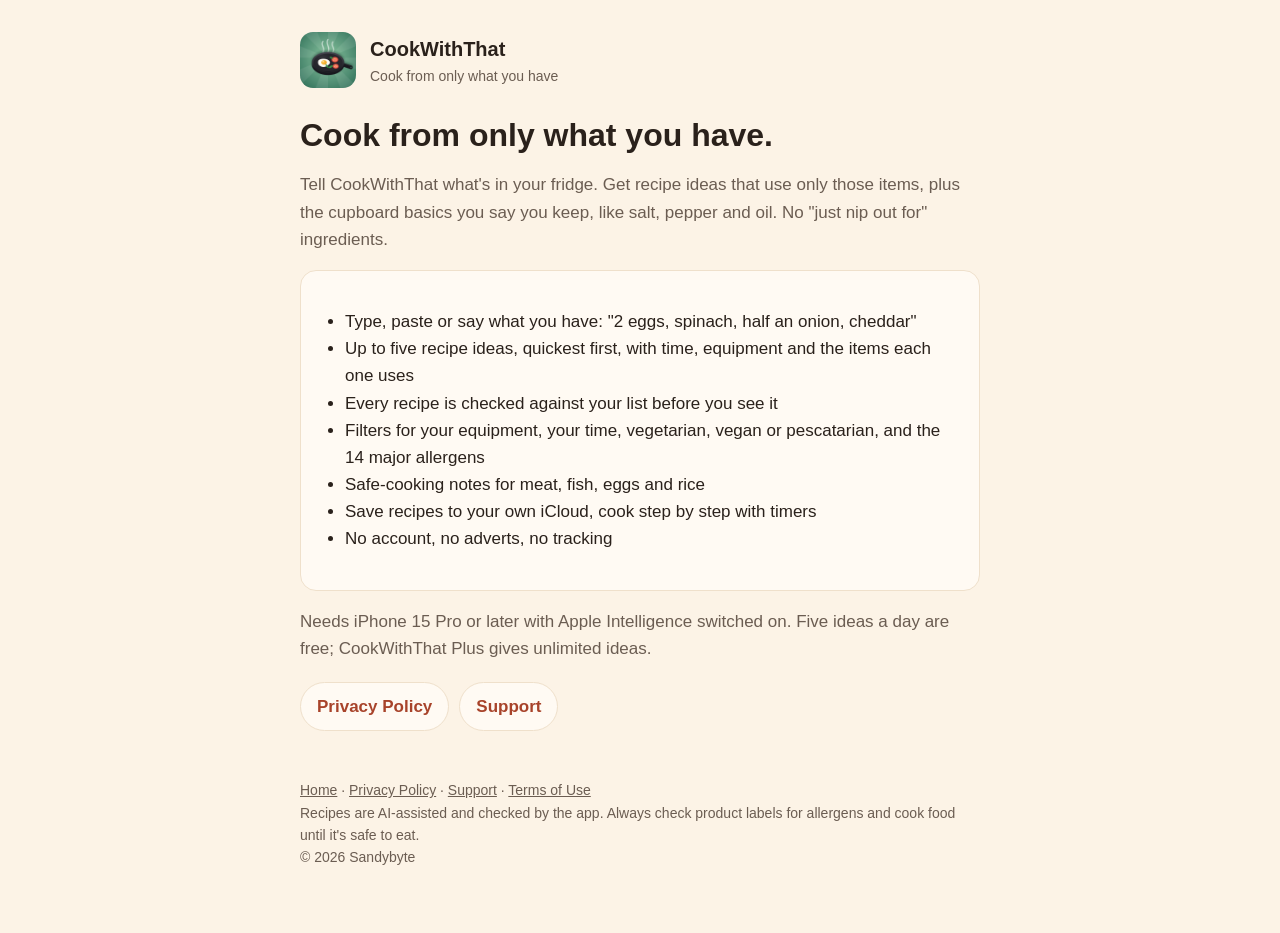
<file: index.html>
<!doctype html>
<html lang="en-GB">
<head>
<meta charset="utf-8">
<meta name="viewport" content="width=device-width, initial-scale=1">
<title>CookWithThat: cook from only what you have</title>
<meta name="description" content="Type what's in your fridge and get recipe ideas that use only those items and the basics you keep. Every recipe is checked before you see it.">
<link rel="icon" href="./favicon.png">
<link rel="apple-touch-icon" href="./icon.png">
<link rel="stylesheet" href="./style.css">
</head>
<body>
<main>
<header>
  <img src="./icon.png" alt="">
  <div><a href="./">CookWithThat</a><div class="tag">Cook from only what you have</div></div>
</header>
<h1>Cook from only what you have.</h1>
<p class="muted">Tell CookWithThat what's in your fridge. Get recipe ideas that use only those items, plus the cupboard basics you say you keep, like salt, pepper and oil. No "just nip out for" ingredients.</p>
<div class="card">
  <ul>
    <li>Type, paste or say what you have: "2 eggs, spinach, half an onion, cheddar"</li>
    <li>Up to five recipe ideas, quickest first, with time, equipment and the items each one uses</li>
    <li>Every recipe is checked against your list before you see it</li>
    <li>Filters for your equipment, your time, vegetarian, vegan or pescatarian, and the 14 major allergens</li>
    <li>Safe-cooking notes for meat, fish, eggs and rice</li>
    <li>Save recipes to your own iCloud, cook step by step with timers</li>
    <li>No account, no adverts, no tracking</li>
  </ul>
</div>
<p class="muted">Needs iPhone 15 Pro or later with Apple Intelligence switched on. Five ideas a day are free; CookWithThat Plus gives unlimited ideas.</p>
<div class="links">
  <a href="privacy/">Privacy Policy</a>
  <a href="support/">Support</a>
</div>
<footer>
  <a href="./">Home</a> · <a href="./privacy/">Privacy Policy</a> · <a href="./support/">Support</a> · <a href="https://www.apple.com/legal/internet-services/itunes/dev/stdeula/">Terms of Use</a><br>
  Recipes are AI-assisted and checked by the app. Always check product labels for allergens and cook food until it's safe to eat.<br>
  © 2026 Sandybyte
</footer>
</main>
</body>
</html>
</file>
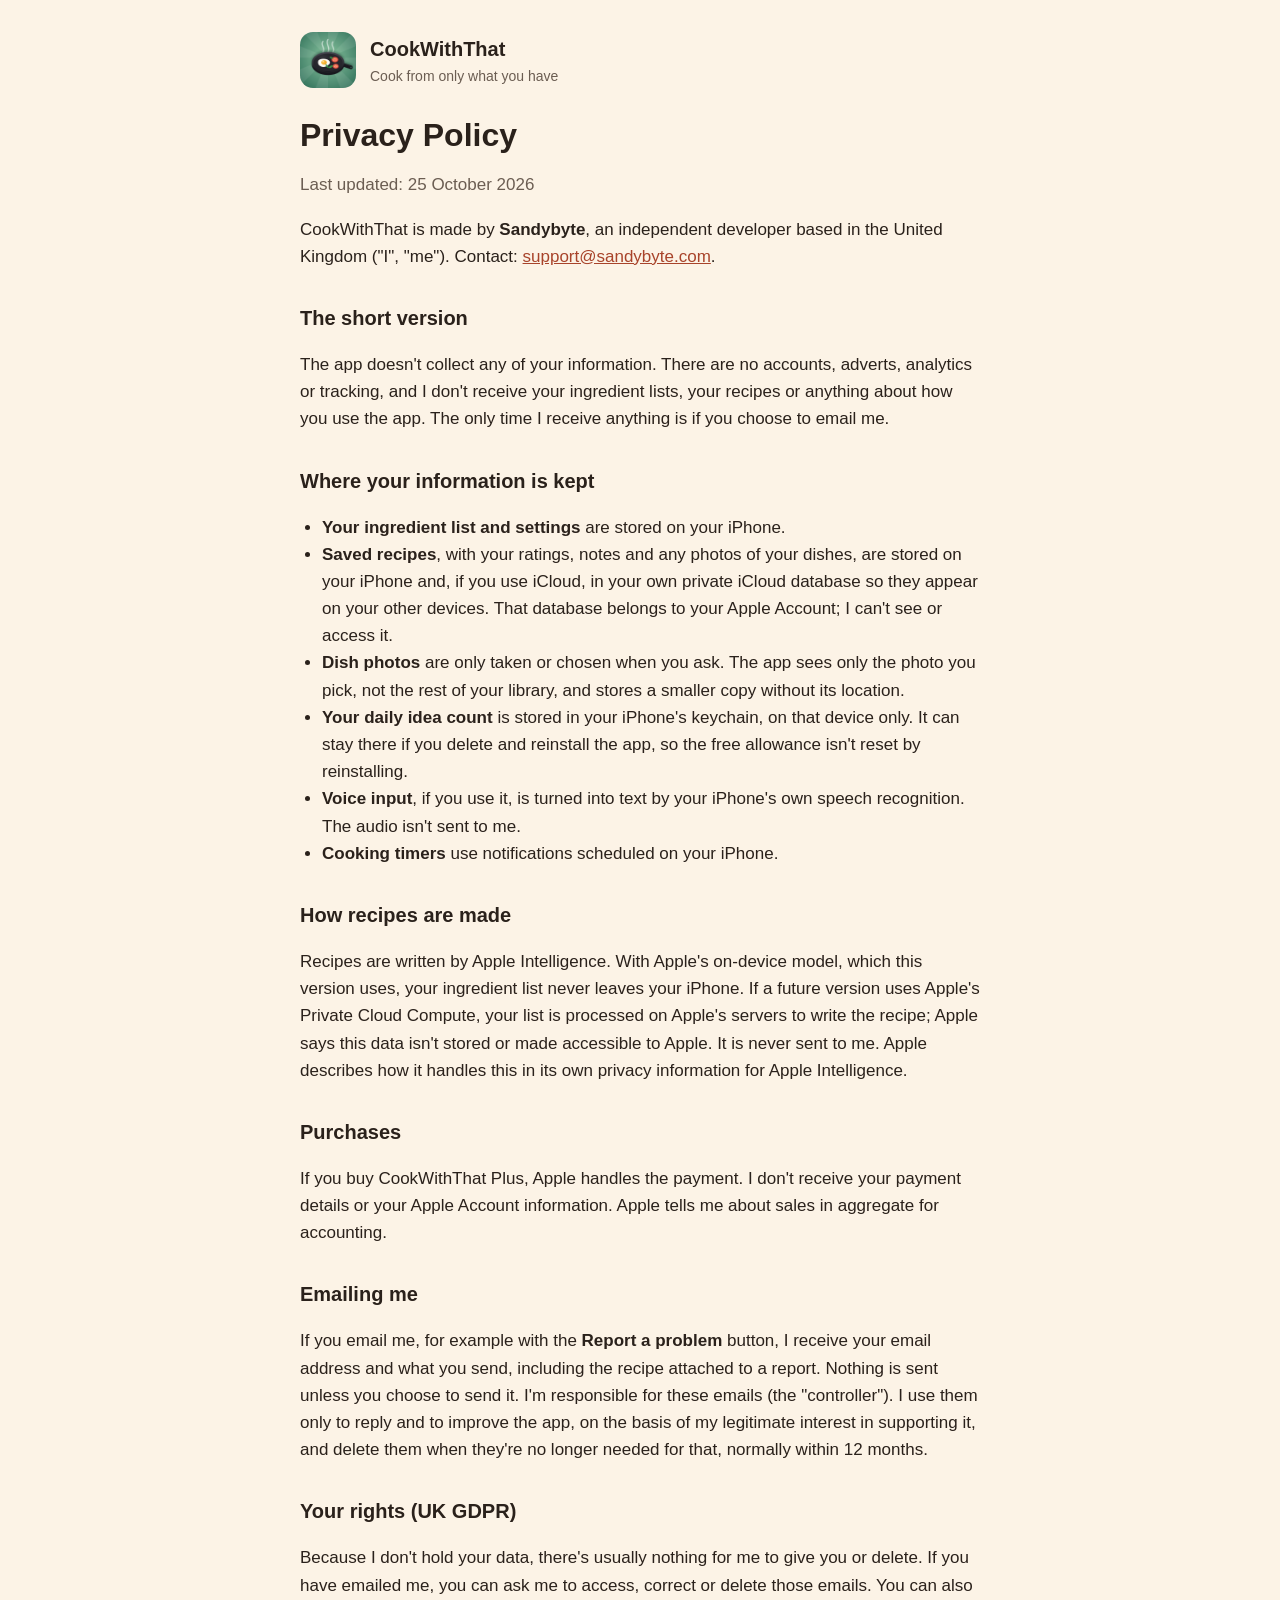
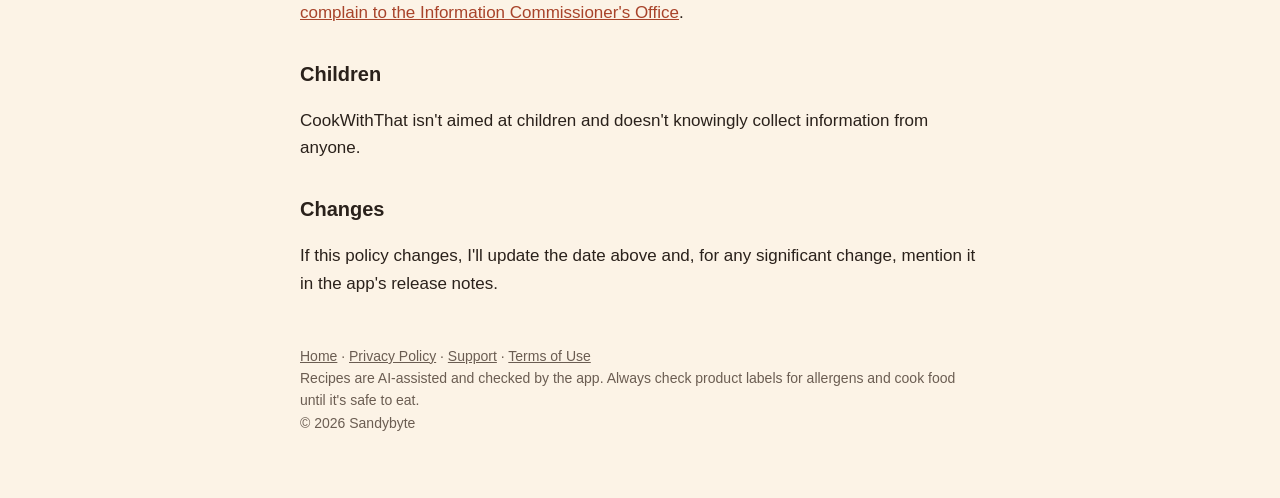
<file: privacy/index.html>
<!doctype html>
<html lang="en-GB">
<head>
<meta charset="utf-8">
<meta name="viewport" content="width=device-width, initial-scale=1">
<title>Privacy Policy · CookWithThat</title>
<meta name="description" content="How CookWithThat handles your data: the app doesn't collect any of it.">
<link rel="icon" href="../favicon.png">
<link rel="apple-touch-icon" href="../icon.png">
<link rel="stylesheet" href="../style.css">
</head>
<body>
<main>
<header>
  <img src="../icon.png" alt="">
  <div><a href="../">CookWithThat</a><div class="tag">Cook from only what you have</div></div>
</header>
<h1>Privacy Policy</h1>
<p class="muted">Last updated: 25 October 2026</p>
<p>CookWithThat is made by <strong>Sandybyte</strong>, an independent developer based in the United Kingdom ("I", "me"). Contact: <a href="mailto:support@sandybyte.com">support@sandybyte.com</a>.</p>

<h2>The short version</h2>
<p>The app doesn't collect any of your information. There are no accounts, adverts, analytics or tracking, and I don't receive your ingredient lists, your recipes or anything about how you use the app. The only time I receive anything is if you choose to email me.</p>

<h2>Where your information is kept</h2>
<ul>
  <li><strong>Your ingredient list and settings</strong> are stored on your iPhone.</li>
  <li><strong>Saved recipes</strong>, with your ratings, notes and any photos of your dishes, are stored on your iPhone and, if you use iCloud, in your own private iCloud database so they appear on your other devices. That database belongs to your Apple Account; I can't see or access it.</li>
  <li><strong>Dish photos</strong> are only taken or chosen when you ask. The app sees only the photo you pick, not the rest of your library, and stores a smaller copy without its location.</li>
  <li><strong>Your daily idea count</strong> is stored in your iPhone's keychain, on that device only. It can stay there if you delete and reinstall the app, so the free allowance isn't reset by reinstalling.</li>
  <li><strong>Voice input</strong>, if you use it, is turned into text by your iPhone's own speech recognition. The audio isn't sent to me.</li>
  <li><strong>Cooking timers</strong> use notifications scheduled on your iPhone.</li>
</ul>

<h2>How recipes are made</h2>
<p>Recipes are written by Apple Intelligence. With Apple's on-device model, which this version uses, your ingredient list never leaves your iPhone. If a future version uses Apple's Private Cloud Compute, your list is processed on Apple's servers to write the recipe; Apple says this data isn't stored or made accessible to Apple. It is never sent to me. Apple describes how it handles this in its own privacy information for Apple Intelligence.</p>

<h2>Purchases</h2>
<p>If you buy CookWithThat Plus, Apple handles the payment. I don't receive your payment details or your Apple Account information. Apple tells me about sales in aggregate for accounting.</p>

<h2>Emailing me</h2>
<p>If you email me, for example with the <strong>Report a problem</strong> button, I receive your email address and what you send, including the recipe attached to a report. Nothing is sent unless you choose to send it. I'm responsible for these emails (the "controller"). I use them only to reply and to improve the app, on the basis of my legitimate interest in supporting it, and delete them when they're no longer needed for that, normally within 12 months.</p>

<h2>Your rights (UK GDPR)</h2>
<p>Because I don't hold your data, there's usually nothing for me to give you or delete. If you have emailed me, you can ask me to access, correct or delete those emails. You can also <a href="https://ico.org.uk/make-a-complaint/">complain to the Information Commissioner's Office</a>.</p>

<h2>Children</h2>
<p>CookWithThat isn't aimed at children and doesn't knowingly collect information from anyone.</p>

<h2>Changes</h2>
<p>If this policy changes, I'll update the date above and, for any significant change, mention it in the app's release notes.</p>
<footer>
  <a href="../">Home</a> · <a href="../privacy/">Privacy Policy</a> · <a href="../support/">Support</a> · <a href="https://www.apple.com/legal/internet-services/itunes/dev/stdeula/">Terms of Use</a><br>
  Recipes are AI-assisted and checked by the app. Always check product labels for allergens and cook food until it's safe to eat.<br>
  © 2026 Sandybyte
</footer>
</main>
</body>
</html>
</file>
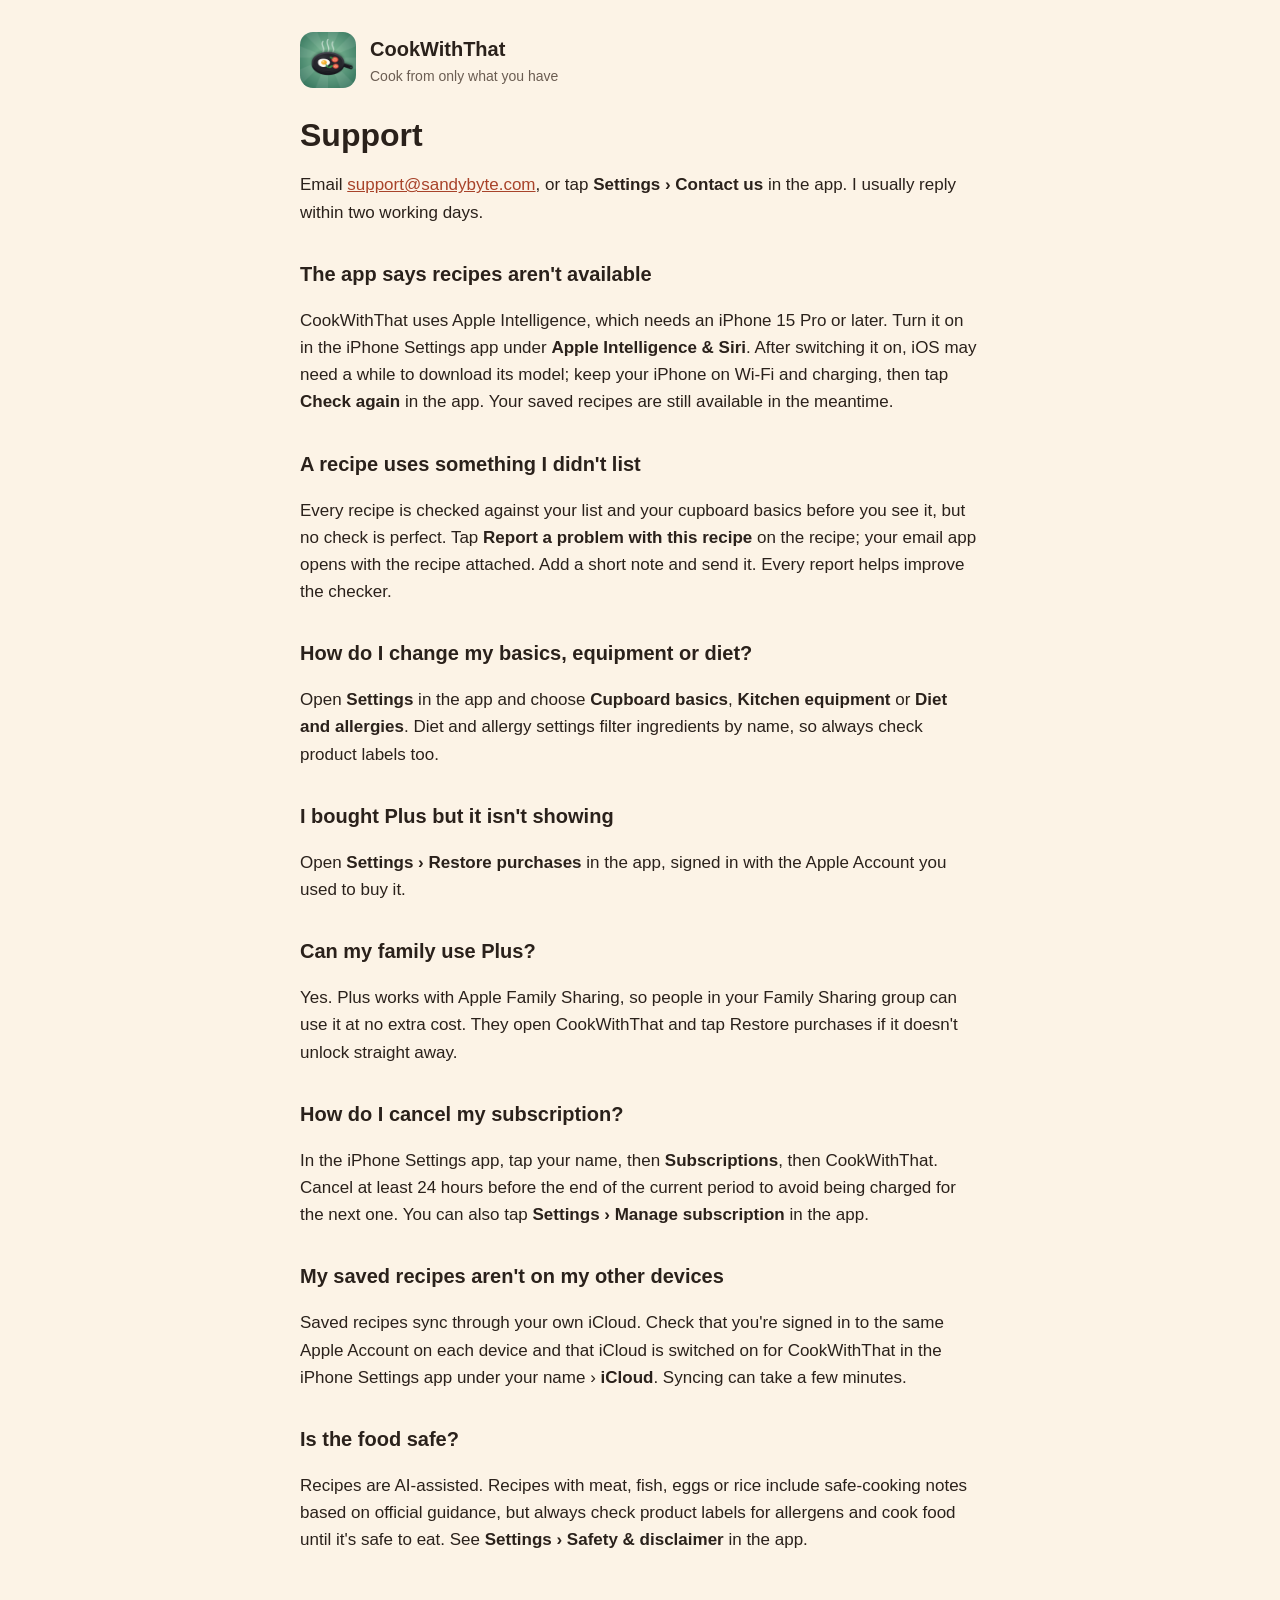
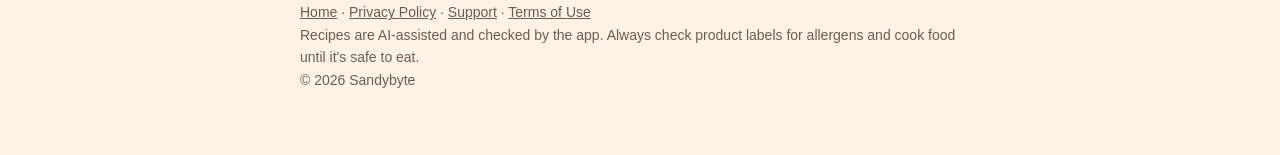
<file: support/index.html>
<!doctype html>
<html lang="en-GB">
<head>
<meta charset="utf-8">
<meta name="viewport" content="width=device-width, initial-scale=1">
<title>Support · CookWithThat</title>
<meta name="description" content="Help with CookWithThat: Apple Intelligence, restoring purchases, Family Sharing, iCloud and reporting a recipe.">
<link rel="icon" href="../favicon.png">
<link rel="apple-touch-icon" href="../icon.png">
<link rel="stylesheet" href="../style.css">
</head>
<body>
<main>
<header>
  <img src="../icon.png" alt="">
  <div><a href="../">CookWithThat</a><div class="tag">Cook from only what you have</div></div>
</header>
<h1>Support</h1>
<p>Email <a href="mailto:support@sandybyte.com">support@sandybyte.com</a>, or tap <strong>Settings › Contact us</strong> in the app. I usually reply within two working days.</p>

<h2>The app says recipes aren't available</h2>
<p>CookWithThat uses Apple Intelligence, which needs an iPhone 15 Pro or later. Turn it on in the iPhone Settings app under <strong>Apple Intelligence &amp; Siri</strong>. After switching it on, iOS may need a while to download its model; keep your iPhone on Wi-Fi and charging, then tap <strong>Check again</strong> in the app. Your saved recipes are still available in the meantime.</p>

<h2>A recipe uses something I didn't list</h2>
<p>Every recipe is checked against your list and your cupboard basics before you see it, but no check is perfect. Tap <strong>Report a problem with this recipe</strong> on the recipe; your email app opens with the recipe attached. Add a short note and send it. Every report helps improve the checker.</p>

<h2>How do I change my basics, equipment or diet?</h2>
<p>Open <strong>Settings</strong> in the app and choose <strong>Cupboard basics</strong>, <strong>Kitchen equipment</strong> or <strong>Diet and allergies</strong>. Diet and allergy settings filter ingredients by name, so always check product labels too.</p>

<h2>I bought Plus but it isn't showing</h2>
<p>Open <strong>Settings › Restore purchases</strong> in the app, signed in with the Apple Account you used to buy it.</p>

<h2>Can my family use Plus?</h2>
<p>Yes. Plus works with Apple Family Sharing, so people in your Family Sharing group can use it at no extra cost. They open CookWithThat and tap Restore purchases if it doesn't unlock straight away.</p>

<h2>How do I cancel my subscription?</h2>
<p>In the iPhone Settings app, tap your name, then <strong>Subscriptions</strong>, then CookWithThat. Cancel at least 24 hours before the end of the current period to avoid being charged for the next one. You can also tap <strong>Settings › Manage subscription</strong> in the app.</p>

<h2>My saved recipes aren't on my other devices</h2>
<p>Saved recipes sync through your own iCloud. Check that you're signed in to the same Apple Account on each device and that iCloud is switched on for CookWithThat in the iPhone Settings app under your name › <strong>iCloud</strong>. Syncing can take a few minutes.</p>

<h2>Is the food safe?</h2>
<p>Recipes are AI-assisted. Recipes with meat, fish, eggs or rice include safe-cooking notes based on official guidance, but always check product labels for allergens and cook food until it's safe to eat. See <strong>Settings › Safety &amp; disclaimer</strong> in the app.</p>
<footer>
  <a href="../">Home</a> · <a href="../privacy/">Privacy Policy</a> · <a href="../support/">Support</a> · <a href="https://www.apple.com/legal/internet-services/itunes/dev/stdeula/">Terms of Use</a><br>
  Recipes are AI-assisted and checked by the app. Always check product labels for allergens and cook food until it's safe to eat.<br>
  © 2026 Sandybyte
</footer>
</main>
</body>
</html>
</file>
<file: style.css>
:root {
  --bg: #fcf3e6;
  --card: #fffaf3;
  --text: #2a211b;
  --muted: #6b5d52;
  --accent: #a8432a;
  --border: #efe0cb;
}
@media (prefers-color-scheme: dark) {
  :root {
    --bg: #1c1612;
    --card: #271f1a;
    --text: #f6ece0;
    --muted: #b8aa9e;
    --accent: #f0916a;
    --border: #3a2e26;
  }
}
* { box-sizing: border-box; }
html { -webkit-text-size-adjust: 100%; }
body {
  margin: 0;
  background: var(--bg);
  color: var(--text);
  font: 17px/1.6 -apple-system, BlinkMacSystemFont, "SF Pro Text", "Segoe UI", Roboto, Helvetica, Arial, sans-serif;
}
main { max-width: 720px; margin: 0 auto; padding: 32px 20px 64px; }
header { display: flex; align-items: center; gap: 14px; margin-bottom: 28px; }
header img { width: 56px; height: 56px; border-radius: 13px; }
header a { color: var(--text); text-decoration: none; font-weight: 700; font-size: 20px; }
header .tag { color: var(--muted); font-size: 14px; }
h1 { font-size: 32px; line-height: 1.2; margin: 0 0 6px; }
h2 { font-size: 20px; margin: 32px 0 8px; }
p, li { color: var(--text); }
.muted { color: var(--muted); }
a { color: var(--accent); }
ul { padding-left: 22px; }
.card { background: var(--card); border: 1px solid var(--border); border-radius: 16px; padding: 20px 22px; margin: 16px 0; }
.links { display: flex; flex-wrap: wrap; gap: 10px; margin-top: 20px; }
.links a { display: inline-block; padding: 10px 16px; border-radius: 999px; background: var(--card); border: 1px solid var(--border); text-decoration: none; font-weight: 600; }
footer { margin-top: 48px; font-size: 14px; color: var(--muted); }
footer a { color: var(--muted); }
</file>
